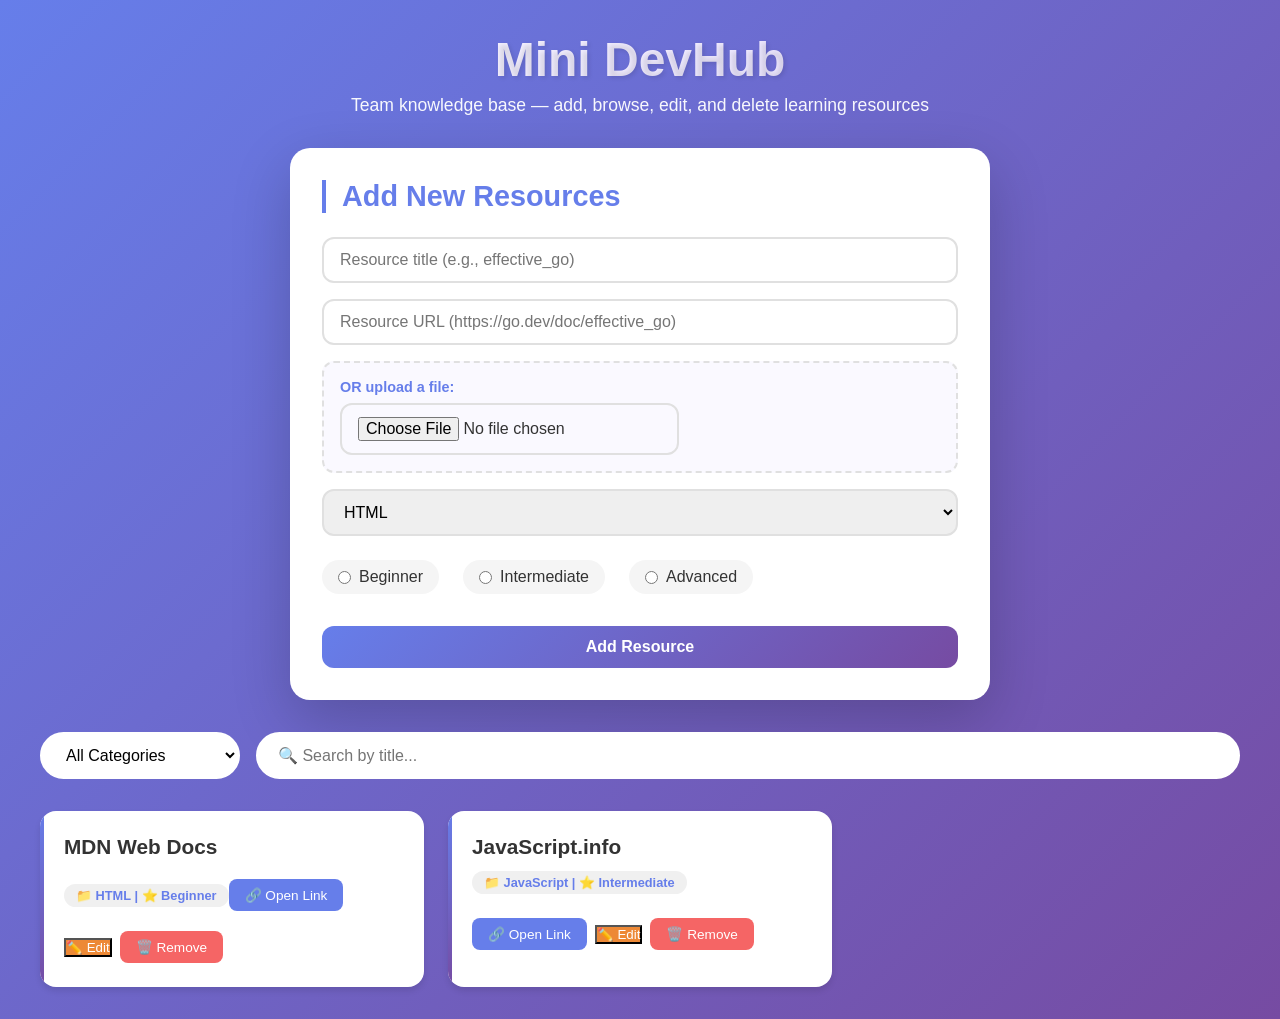
<file: index.html>
<!DOCTYPE html>
<html lang="en">
<head>
    <meta charset="UTF-8">
    <meta name="viewport" content="width=device-width, initial-scale=1.0">
    <title>Team Resource Library</title>
    <link rel="stylesheet" href="./style.css">
</head>
<body>
    <header>
        <h1>Mini DevHub</h1>
        <p>Team knowledge base — add, browse, edit, and delete learning resources</p>
    </header>

    <div class="form-card">
        <h2>Add New Resources</h2>
        <form id="resourceForm">
            <input type="text" id="title" placeholder="Resource title (e.g., effective_go)" required>
                        <input type="url" id="link" placeholder="Resource URL (https://go.dev/doc/effective_go)">
                        <div class="file-upload-group">
                <label>OR upload a file:</label>
                <input type="file" id="fileUpload" accept=".pdf,.doc,.docx,.txt,.md,.ppt,.pptx,.zip,.jpg,.png">
            </div>
            
            <select id="category">
                <option value="HTML">HTML</option>
                <option value="CSS">CSS</option>
                <option value="JavaScript">JavaScript</option>
                 <option value="React">React</option>
                <option value="Golang">Golang</option>
                <option value="Docker">Docker</option>
                <option value="Python">Python</option>
                <option value="Git">Git</option>
                <option value="GitHub">GitHub</option>
                <option value="PostgreSQL">PostgreSQL</option>
                <option value="Other">Other</option>
            </select>
            
            <div class="difficulty-group">
                <label><input type="radio" name="difficulty" value="Beginner"> Beginner</label>
                <label><input type="radio" name="difficulty" value="Intermediate"> Intermediate</label>
                <label><input type="radio" name="difficulty" value="Advanced"> Advanced</label>
            </div>
            
            <button type="submit">Add Resource</button>
        </form>
    </div>

    <div class="filters">
        <select id="filterCategory">
            <option value="all">All Categories</option>
        </select>
        <input type="text" id="searchInput" placeholder="🔍 Search by title...">
    </div>

    <div id="resourcesContainer" class="resources-grid">
    </div>

    <script src="./app.js"></script>
</body>
</html>
</file>
<file: style.css>
/* ========================================
   MODERN RESET & BASE STYLES
   ======================================== */

* {
    margin: 0;
    padding: 0;
    box-sizing: border-box;
}

body {
    font-family: -apple-system, BlinkMacSystemFont, 'Segoe UI', Roboto, 'Helvetica Neue', sans-serif;
    background: linear-gradient(135deg, #667eea 0%, #764ba2 100%);
    min-height: 100vh;
    padding: 2rem 1rem;
    color: #333;
}

/* ========================================
   HEADER SECTION
   ======================================== */

header {
    text-align: center;
    margin-bottom: 2rem;
    animation: fadeInDown 0.6s ease-out;
}

header h1 {
    font-size: 3rem;
    background: linear-gradient(135deg, #fff 0%, #e0d7ff 100%);
    -webkit-background-clip: text;
    background-clip: text;
    color: transparent;
    text-shadow: 2px 2px 4px rgba(0,0,0,0.1);
    margin-bottom: 0.5rem;
}

header p {
    color: rgba(255,255,255,0.95);
    font-size: 1.1rem;
    font-weight: 500;
}

/* ========================================
   FORM CARD
   ======================================== */

.form-card {
    background: white;
    max-width: 700px;
    margin: 0 auto 2rem;
    padding: 2rem;
    border-radius: 20px;
    box-shadow: 0 20px 60px rgba(0,0,0,0.2);
    animation: fadeInUp 0.6s ease-out;
}

.form-card h2 {
    color: #667eea;
    margin-bottom: 1.5rem;
    font-size: 1.8rem;
    border-left: 4px solid #667eea;
    padding-left: 1rem;
}

#resourceForm {
    display: flex;
    flex-direction: column;
    gap: 1rem;
}

#resourceForm input,
#resourceForm select,
#resourceForm button {
    padding: 12px 16px;
    font-size: 1rem;
    border: 2px solid #e0e0e0;
    border-radius: 12px;
    transition: all 0.3s ease;
    font-family: inherit;
}

#resourceForm input:focus,
#resourceForm select:focus {
    outline: none;
    border-color: #667eea;
    box-shadow: 0 0 0 3px rgba(102, 126, 234, 0.1);
}

#resourceForm input:hover,
#resourceForm select:hover {
    border-color: #667eea;
}

/* File Upload Group */
.file-upload-group {
    border: 2px dashed #e0e0e0;
    border-radius: 12px;
    padding: 1rem;
    background: #faf9ff;
    transition: all 0.3s ease;
}

.file-upload-group:hover {
    border-color: #667eea;
    background: #f5f3ff;
}

.file-upload-group label {
    display: block;
    font-weight: 600;
    color: #667eea;
    margin-bottom: 0.5rem;
    font-size: 0.9rem;
}

.file-upload-group input[type="file"] {
    border: none;
    padding: 8px 0;
    cursor: pointer;
}

.file-upload-group input[type="file"]:focus {
    box-shadow: none;
}

.file-upload-group small {
    display: block;
    margin-top: 0.5rem;
    color: #999;
    font-size: 0.8rem;
}

/* Difficulty Radio Group */
.difficulty-group {
    display: flex;
    gap: 1.5rem;
    padding: 0.5rem 0;
    flex-wrap: wrap;
}

.difficulty-group label {
    display: flex;
    align-items: center;
    gap: 0.5rem;
    cursor: pointer;
    padding: 8px 16px;
    border-radius: 20px;
    background: #f5f5f5;
    transition: all 0.3s ease;
}

.difficulty-group label:hover {
    background: #e8eaff;
}

.difficulty-group input[type="radio"] {
    width: auto;
    margin: 0;
    cursor: pointer;
}

.difficulty-group input[type="radio"]:checked + label {
    background: #667eea;
    color: white;
}

/* Submit Button */
#resourceForm button {
    background: linear-gradient(135deg, #667eea 0%, #764ba2 100%);
    color: white;
    border: none;
    font-weight: 600;
    cursor: pointer;
    margin-top: 0.5rem;
}

#resourceForm button:hover {
    transform: translateY(-2px);
    box-shadow: 0 10px 20px rgba(102, 126, 234, 0.3);
}

#resourceForm button:active {
    transform: translateY(0);
}

/* ========================================
   FILTERS SECTION
   ======================================== */

.filters {
    max-width: 1200px;
    margin: 0 auto 2rem;
    display: flex;
    gap: 1rem;
    justify-content: center;
    flex-wrap: wrap;
    animation: fadeInUp 0.6s ease-out 0.1s backwards;
}

.filters select,
.filters input {
    padding: 12px 20px;
    font-size: 1rem;
    border: 2px solid white;
    border-radius: 40px;
    background: white;
    cursor: pointer;
    transition: all 0.3s ease;
    font-family: inherit;
    min-width: 200px;
}

.filters select:focus,
.filters input:focus {
    outline: none;
    border-color: #667eea;
    box-shadow: 0 0 0 3px rgba(102, 126, 234, 0.1);
}

.filters input {
    flex: 1;
    min-width: 250px;
}

/* ========================================
   RESOURCES GRID
   ======================================== */

.resources-grid {
    max-width: 1200px;
    margin: 0 auto;
    display: grid;
    grid-template-columns: repeat(auto-fill, minmax(350px, 1fr));
    gap: 1.5rem;
    animation: fadeInUp 0.6s ease-out 0.2s backwards;
}

/* Resource Cards */
.resource-card {
    background: white;
    border-radius: 16px;
    padding: 1.5rem;
    transition: all 0.3s ease;
    box-shadow: 0 4px 6px rgba(0,0,0,0.1);
    position: relative;
    overflow: hidden;
}

.resource-card::before {
    content: '';
    position: absolute;
    top: 0;
    left: 0;
    width: 4px;
    height: 100%;
    background: linear-gradient(135deg, #667eea 0%, #764ba2 100%);
}

.resource-card:hover {
    transform: translateY(-5px);
    box-shadow: 0 12px 24px rgba(0,0,0,0.15);
}

.resource-card h3 {
    color: #333;
    font-size: 1.3rem;
    margin-bottom: 0.75rem;
    padding-right: 0.5rem;
}

.resource-card .category {
    display: inline-block;
    background: #f0f0f0;
    padding: 4px 12px;
    border-radius: 20px;
    font-size: 0.8rem;
    color: #667eea;
    font-weight: 600;
    margin-bottom: 1rem;
}

.resource-card .file-info {
    background: #f5f5f5;
    padding: 10px;
    border-radius: 10px;
    margin: 1rem 0;
    display: flex;
    justify-content: space-between;
    align-items: center;
    flex-wrap: wrap;
    gap: 0.5rem;
}

.resource-card .file-info span {
    font-size: 0.9rem;
    color: #555;
    word-break: break-all;
}

.resource-card .file-info button,
.resource-card a,
.resource-card .delete-btn {
    display: inline-block;
    padding: 8px 16px;
    border-radius: 8px;
    text-decoration: none;
    font-size: 0.85rem;
    font-weight: 500;
    transition: all 0.3s ease;
    cursor: pointer;
    border: none;
    margin-right: 0.5rem;
    margin-top: 0.5rem;
}

.resource-card a {
    background: #667eea;
    color: white;
}

.resource-card a:hover {
    background: #5a67d8;
    transform: translateY(-2px);
}

.resource-card .file-info button {
    background: #48bb78;
    color: white;
}

.resource-card .file-info button:hover {
    background: #38a169;
    transform: translateY(-2px);
}

.resource-card .delete-btn {
    background: #f56565;
    color: white;
}

.resource-card .delete-btn:hover {
    background: #e53e3e;
    transform: translateY(-2px);
}

/* Empty State */
.empty-state {
    text-align: center;
    padding: 4rem;
    background: white;
    border-radius: 20px;
    grid-column: 1 / -1;
}

.empty-state p {
    color: #999;
    font-size: 1.2rem;
}

.empty-state::before {
    content: '📚';
    font-size: 4rem;
    display: block;
    margin-bottom: 1rem;
}

/* ========================================
   ANIMATIONS
   ======================================== */

@keyframes fadeInDown {
    from {
        opacity: 0;
        transform: translateY(-20px);
    }
    to {
        opacity: 1;
        transform: translateY(0);
    }
}

@keyframes fadeInUp {
    from {
        opacity: 0;
        transform: translateY(20px);
    }
    to {
        opacity: 1;
        transform: translateY(0);
    }
}

/* ========================================
   RESPONSIVE DESIGN
   ======================================== */

@media (max-width: 768px) {
    body {
        padding: 1rem;
    }
    
    header h1 {
        font-size: 2rem;
    }
    
    header p {
        font-size: 0.9rem;
    }
    
    .form-card {
        padding: 1.5rem;
    }
    
    .resources-grid {
        grid-template-columns: 1fr;
    }
    
    .difficulty-group {
        gap: 0.75rem;
    }
    
    .difficulty-group label {
        padding: 6px 12px;
        font-size: 0.9rem;
    }
    
    .filters {
        flex-direction: column;
    }
    
    .filters select,
    .filters input {
        width: 100%;
        min-width: auto;
    }
}

@media (max-width: 480px) {
    .form-card h2 {
        font-size: 1.4rem;
    }
    
    .resource-card {
        padding: 1rem;
    }
    
    .resource-card h3 {
        font-size: 1.1rem;
    }
}

/* ========================================
   UTILITY CLASSES
   ======================================== */

.hidden {
    display: none;
}

.text-center {
    text-align: center;
}

.mt-2 {
    margin-top: 0.5rem;
}

.mt-3 {
    margin-top: 1rem;
}



/* Edit Button Styles */
.resource-card .edit-btn {
    background: #ed8936;
    color: white;
}

.resource-card .edit-btn:hover {
    background: #dd6b20;
    transform: translateY(-2px);
}

/* Button container to keep buttons organized */
.resource-card .edit-btn,
.resource-card .delete-btn {
    margin-right: 0.5rem;
}

/* Form button changes in edit mode */
#resourceForm button.editing-mode {
    background: linear-gradient(135deg, #ed8936 0%, #dd6b20 100%);
}

/* Cancel edit button (optional) */
.cancel-edit {
    background: #718096;
    color: white;
    border: none;
    padding: 8px 16px;
    border-radius: 8px;
    cursor: pointer;
    margin-left: 0.5rem;
}

.cancel-edit:hover {
    background: #4a5568;
}
</file>
